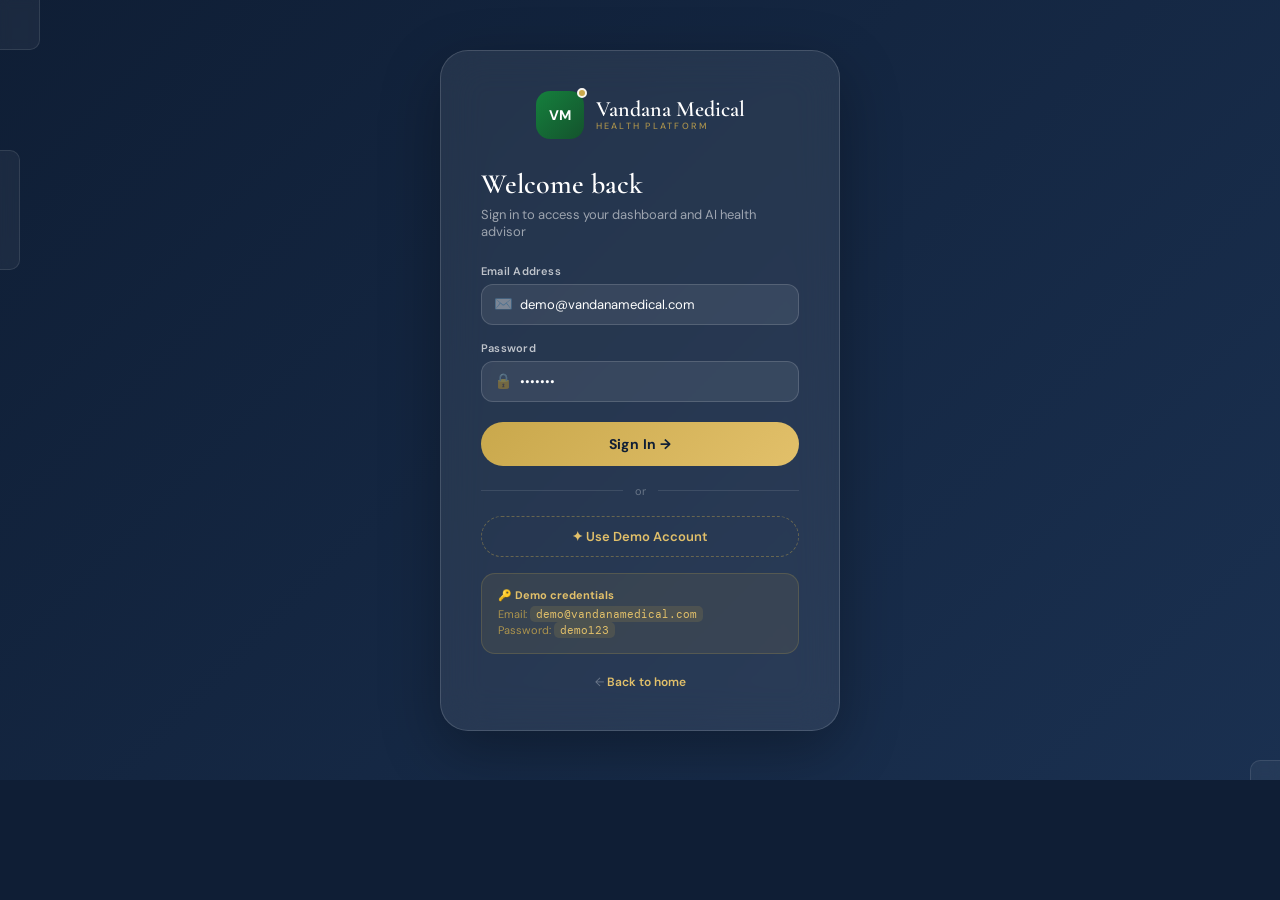
<file: login.html>
<!DOCTYPE html>
<html lang="en">
<head>
  <meta charset="UTF-8">
  <meta name="viewport" content="width=device-width, initial-scale=1.0">
  <title>Sign In — Vandana Medical</title>
  <link href="https://fonts.googleapis.com/css2?family=Cormorant+Garamond:ital,wght@0,300;0,400;0,600;1,400&family=DM+Sans:wght@300;400;500;600&family=DM+Mono:wght@400;500&display=swap" rel="stylesheet">
  <link rel="stylesheet" href="style.css">
</head>
<body style="background:var(--navy)">

<div class="auth-page">
  <!-- Floating glass squares -->
  <div class="glass-square" style="width:10rem;height:10rem;top:-5rem;left:-6rem;--i:0;animation-delay:calc(-1s * 0)"></div>
  <div class="glass-square" style="width:12rem;height:12rem;top:15rem;left:-10rem;--i:1;animation-delay:calc(-1s * 1)"></div>
  <div class="glass-square" style="width:8rem;height:8rem;right:-5rem;bottom:-6rem;--i:2;animation-delay:calc(-1s * 2)"></div>
  <div class="glass-square" style="width:5rem;height:5rem;left:10rem;bottom:-8rem;--i:3;animation-delay:calc(-1s * 3)"></div>
  <div class="glass-square" style="width:6rem;height:6rem;top:-8rem;left:14rem;--i:4;animation-delay:calc(-1s * 4)"></div>

  <div class="auth-card">
    <div class="auth-logo">
      <div class="logo-mark">VM</div>
      <div class="logo-text">
        <div class="brand" style="color:#fff">Vandana Medical</div>
        <div class="sub">Health Platform</div>
      </div>
    </div>

    <div class="auth-h">Welcome back</div>
    <div class="auth-p">Sign in to access your dashboard and AI health advisor</div>

    <div class="auth-error" id="auth-err">Invalid credentials. Please use the demo account below.</div>

    <div class="field-grp">
      <label class="field-lbl">Email Address</label>
      <div class="field-wrap">
        <span class="field-ico">✉️</span>
        <input class="field-inp" type="email" id="auth-email" placeholder="you@example.com" value="demo@vandanamedical.com">
      </div>
    </div>

    <div class="field-grp">
      <label class="field-lbl">Password</label>
      <div class="field-wrap">
        <span class="field-ico">🔒</span>
        <input class="field-inp" type="password" id="auth-pwd" placeholder="••••••••" value="demo123">
      </div>
    </div>

    <button class="auth-submit" onclick="doSignIn()">Sign In →</button>

    <div class="auth-divider">or</div>

    <button class="demo-login-btn" onclick="demoLogin()">✦ Use Demo Account</button>

    <div class="auth-info">
      <div class="auth-info-title">🔑 Demo credentials</div>
      <p>Email: <code>demo@vandanamedical.com</code></p>
      <p>Password: <code>demo123</code></p>
    </div>

    <div class="auth-back">← <a href="index.html">Back to home</a></div>
  </div>
</div>

<script>
  function doSignIn() {
    const email = document.getElementById('auth-email').value;
    const pwd   = document.getElementById('auth-pwd').value;
    const err   = document.getElementById('auth-err');
    if (email === 'demo@vandanamedical.com' && pwd === 'demo123') {
      err.classList.remove('show');
      const user = { name: 'Demo User', email, avatar: 'DU' };
      localStorage.setItem('vm_user', JSON.stringify(user));
      window.location.href = 'index.html';
    } else {
      err.classList.add('show');
    }
  }
  function demoLogin() {
    document.getElementById('auth-email').value = 'demo@vandanamedical.com';
    document.getElementById('auth-pwd').value   = 'demo123';
    doSignIn();
  }
  document.getElementById('auth-pwd').addEventListener('keydown', e => {
    if (e.key === 'Enter') doSignIn();
  });
</script>
</body>
</html>
</file>
<file: style.css>
/* ============================================================
   VANDANA MEDICAL — Main Stylesheet
   Owner: Anmol Agnihotri | Lakhimpur Kheri, UP
   Colors: Royal Navy, Deep Green, Warm Gold, Cream
   ============================================================ */

@import url('https://fonts.googleapis.com/css2?family=Cormorant+Garamond:ital,wght@0,300;0,400;0,600;1,400&family=DM+Sans:wght@300;400;500;600&family=DM+Mono:wght@400;500&display=swap');

/* ─── CSS Variables ─── */
:root {
  --navy:       #0f1e35;
  --navy-light: #1a3050;
  --green:      #14532d;
  --green-mid:  #15803d;
  --green-light:#22c55e;
  --gold:       #c9a84c;
  --gold-light: #e2c06a;
  --cream:      #faf7f0;
  --cream-dark: #f0ebe0;
  --white:      #ffffff;
  --border:     #ddd8cc;
  --text:       #1a1a2e;
  --text-2:     #4a5568;
  --text-3:     #9ca3af;

  /* 3D / shadow tokens */
  --s1: 0 2px 8px rgba(0,0,0,.06);
  --s2: 0 8px 32px rgba(0,0,0,.10);
  --s3: 0 20px 60px rgba(0,0,0,.15);
  --s-gold: 0 0 30px rgba(201,168,76,.25);
  --s-green: 0 0 30px rgba(34,197,94,.20);

  --r:   12px;
  --rl:  20px;
  --rxl: 32px;

  --font-display: 'Cormorant Garamond', serif;
  --font-body:    'DM Sans', sans-serif;
  --font-mono:    'DM Mono', monospace;
}

/* ─── Reset ─── */
*, *::before, *::after { box-sizing: border-box; margin: 0; padding: 0; }
html { scroll-behavior: smooth; font-size: 62.5%; -webkit-font-smoothing: antialiased; }
body { font-family: var(--font-body); background: var(--cream); color: var(--text); overflow-x: hidden; font-size: 1.6rem; }
img  { max-width: 100%; display: block; }
a    { text-decoration: none; color: inherit; }
button { cursor: pointer; font-family: var(--font-body); }
ul, ol { list-style: none; }
::-webkit-scrollbar { width: 5px; }
::-webkit-scrollbar-track { background: var(--cream); }
::-webkit-scrollbar-thumb { background: var(--gold); border-radius: 3px; }
::selection { background: rgba(201,168,76,.25); color: var(--navy); }

/* ─── Announcement Bar ─── */
.ann-bar {
  background: linear-gradient(90deg, var(--navy), var(--navy-light), var(--navy));
  color: #fff;
  font-size: 1.2rem;
  padding: 8px 0;
  overflow: hidden;
  letter-spacing: .05em;
}
.ann-track {
  display: flex;
  gap: 60px;
  width: max-content;
  animation: marquee 35s linear infinite;
  white-space: nowrap;
}
.ann-track:hover { animation-play-state: paused; }
@keyframes marquee { from { transform: translateX(0); } to { transform: translateX(-50%); } }

/* ─── Navbar ─── */
.navbar {
  position: sticky;
  top: 0;
  z-index: 1000;
  background: rgba(250,247,240,.95);
  backdrop-filter: blur(20px);
  -webkit-backdrop-filter: blur(20px);
  border-bottom: 1px solid var(--border);
  transition: box-shadow .3s;
}
.navbar.scrolled { box-shadow: var(--s2); }
.nav-inner {
  max-width: 1280px;
  margin: 0 auto;
  padding: 0 3.2rem;
  display: flex;
  align-items: center;
  justify-content: space-between;
  height: 6.4rem;
}
.nav-logo {
  display: flex;
  align-items: center;
  gap: 1.2rem;
  cursor: pointer;
}
.logo-mark {
  width: 4rem;
  height: 4rem;
  background: linear-gradient(135deg, var(--green-mid), var(--green));
  border-radius: 1.2rem;
  display: flex;
  align-items: center;
  justify-content: center;
  color: #fff;
  font-size: 1.2rem;
  font-weight: 700;
  position: relative;
  transition: transform .3s;
  flex-shrink: 0;
}
.logo-mark::after {
  content: '';
  position: absolute;
  top: -3px; right: -3px;
  width: 1rem; height: 1rem;
  background: var(--gold);
  border-radius: 50%;
  border: 2px solid var(--cream);
}
.logo-mark:hover { transform: rotate(-5deg) scale(1.08); }
.logo-text .brand { font-family: var(--font-display); font-size: 2rem; font-weight: 600; color: var(--text); line-height: 1; }
.logo-text .sub   { font-size: 1rem; letter-spacing: .2em; color: var(--green-mid); text-transform: uppercase; font-weight: 500; }
.nav-links { display: flex; gap: .4rem; }
.nav-link {
  padding: .7rem 1.4rem;
  border-radius: .8rem;
  font-size: 1.3rem;
  font-weight: 500;
  color: var(--text-2);
  transition: all .2s;
  position: relative;
}
.nav-link::after {
  content: '';
  position: absolute;
  bottom: .4rem; left: 1.4rem; right: 1.4rem;
  height: 1.5px;
  background: var(--green-mid);
  transform: scaleX(0);
  transform-origin: left;
  transition: transform .3s;
}
.nav-link:hover, .nav-link.active { color: var(--green-mid); background: rgba(20,83,45,.06); }
.nav-link:hover::after, .nav-link.active::after { transform: scaleX(1); }
.nav-actions { display: flex; align-items: center; gap: .8rem; }
.nav-icon {
  width: 3.6rem; height: 3.6rem;
  border-radius: 50%;
  display: flex; align-items: center; justify-content: center;
  font-size: 1.8rem; color: var(--text-2);
  transition: all .2s; background: none; border: none; position: relative;
}
.nav-icon:hover { background: rgba(20,83,45,.06); color: var(--green-mid); }
.nav-badge {
  position: absolute; top: -1px; right: -1px;
  width: 1.6rem; height: 1.6rem;
  background: var(--green-mid); color: #fff;
  font-size: .9rem; font-weight: 700; border-radius: 50%;
  display: flex; align-items: center; justify-content: center;
  border: 2px solid var(--cream);
  animation: badge-pulse 2s infinite;
}
@keyframes badge-pulse {
  0%,100% { box-shadow: 0 0 0 0 rgba(34,197,94,.5); }
  50%      { box-shadow: 0 0 0 6px rgba(34,197,94,0); }
}
.btn-primary {
  background: linear-gradient(135deg, var(--green-mid), var(--green));
  color: #fff; padding: 1rem 2.2rem;
  border-radius: 5rem; font-size: 1.3rem; font-weight: 500;
  border: none; transition: all .3s; position: relative; overflow: hidden;
}
.btn-primary::before {
  content: ''; position: absolute; inset: 0;
  background: linear-gradient(135deg, var(--green-light), var(--green-mid));
  opacity: 0; transition: opacity .3s;
}
.btn-primary:hover::before { opacity: 1; }
.btn-primary span { position: relative; z-index: 1; }
.btn-outline {
  background: transparent; color: var(--green-mid);
  padding: .9rem 2.1rem; border-radius: 5rem;
  font-size: 1.3rem; font-weight: 500;
  border: 1.5px solid var(--green-mid); transition: all .3s;
}
.btn-outline:hover { background: var(--green-mid); color: #fff; }
.btn-gold {
  background: linear-gradient(135deg, var(--gold), var(--gold-light));
  color: var(--navy); padding: 1.2rem 2.8rem;
  border-radius: 5rem; font-size: 1.4rem; font-weight: 600;
  border: none; transition: all .3s;
  box-shadow: var(--s-gold);
}
.btn-gold:hover { transform: translateY(-2px); box-shadow: 0 8px 30px rgba(201,168,76,.4); }
.hamburger { display: none; flex-direction: column; gap: 5px; padding: 6px; background: none; border: none; }
.hamburger span { width: 22px; height: 2px; background: var(--text-2); border-radius: 2px; display: block; transition: all .3s; }

/* Mobile Menu */
.mobile-menu {
  display: none; position: fixed; inset: 0; z-index: 999;
  background: rgba(250,247,240,.98); backdrop-filter: blur(20px);
  flex-direction: column; align-items: center; justify-content: center; gap: .8rem;
}
.mobile-menu.open { display: flex; }
.mobile-menu a {
  font-family: var(--font-display); font-size: 3.2rem; font-weight: 500;
  color: var(--text-2); padding: 1.2rem 4.8rem; border-radius: 1.2rem; transition: all .2s;
}
.mobile-menu a:hover { color: var(--green-mid); background: rgba(20,83,45,.06); }
.mobile-close {
  position: absolute; top: 2rem; right: 2.4rem;
  width: 4rem; height: 4rem; border-radius: 50%;
  background: var(--border); display: flex; align-items: center;
  justify-content: center; font-size: 2rem; color: var(--text-2); border: none;
}

/* ─── 3D Hero Section ─── */
.hero {
  min-height: 90vh;
  display: flex; align-items: center;
  position: relative; overflow: hidden;
  background: linear-gradient(135deg, var(--navy) 0%, var(--navy-light) 50%, #162a48 100%);
  perspective: 1000px;
}
.hero-bg-grid {
  position: absolute; inset: 0;
  background-image:
    linear-gradient(rgba(201,168,76,.06) 1px, transparent 1px),
    linear-gradient(90deg, rgba(201,168,76,.06) 1px, transparent 1px);
  background-size: 60px 60px;
  transform: perspective(600px) rotateX(20deg) scale(1.3);
  transform-origin: top center;
  pointer-events: none;
}
.hero-blob {
  position: absolute; border-radius: 50%; filter: blur(80px); pointer-events: none;
}
.hero-blob-1 { width: 50rem; height: 50rem; background: rgba(34,197,94,.12); top: -10rem; right: -10rem; animation: blob-float 8s ease-in-out infinite; }
.hero-blob-2 { width: 40rem; height: 40rem; background: rgba(201,168,76,.08); bottom: -10rem; left: -10rem; animation: blob-float 10s ease-in-out infinite reverse; }
@keyframes blob-float { 0%,100% { transform: translateY(0) scale(1); } 50% { transform: translateY(-30px) scale(1.05); } }
.hero-inner {
  max-width: 1280px; margin: 0 auto; padding: 8rem 3.2rem;
  display: grid; grid-template-columns: 1fr 1fr; gap: 6rem; align-items: center;
  position: relative; z-index: 1;
}
.hero-badge {
  display: inline-flex; align-items: center; gap: .8rem;
  background: rgba(201,168,76,.15); border: 1px solid rgba(201,168,76,.3);
  border-radius: 5rem; padding: .6rem 1.4rem;
  font-size: 1.1rem; font-weight: 500; color: var(--gold-light);
  margin-bottom: 2.4rem; letter-spacing: .06em;
}
.hero-badge-dot { width: .6rem; height: .6rem; background: var(--gold-light); border-radius: 50%; animation: badge-pulse 2s infinite; }
.hero h1 {
  font-family: var(--font-display);
  font-size: clamp(4rem, 6vw, 7.2rem);
  font-weight: 600; color: #fff; line-height: 1.05; margin-bottom: 2rem;
}
.hero h1 .accent    { color: var(--gold-light); display: block; }
.hero h1 em         { font-style: italic; font-weight: 300; color: rgba(255,255,255,.6); }
.hero-desc { font-size: 1.6rem; color: rgba(255,255,255,.7); line-height: 1.8; max-width: 44rem; margin-bottom: 3.6rem; }
.hero-btns { display: flex; gap: 1.4rem; flex-wrap: wrap; margin-bottom: 4.4rem; }
.hero-trust { display: flex; gap: 2.4rem; flex-wrap: wrap; }
.trust-item { display: flex; align-items: center; gap: .8rem; font-size: 1.2rem; color: rgba(255,255,255,.6); }
.trust-icon { width: 3rem; height: 3rem; background: rgba(255,255,255,.08); border-radius: .8rem; display: flex; align-items: center; justify-content: center; font-size: 1.5rem; }

/* 3D Product Card in Hero */
.hero-visual { display: flex; justify-content: center; align-items: center; }
.hero-3d-scene {
  position: relative; width: 34rem;
  transform-style: preserve-3d;
  animation: scene-rotate 12s ease-in-out infinite;
}
@keyframes scene-rotate {
  0%,100% { transform: rotateY(-5deg) rotateX(3deg); }
  50%      { transform: rotateY(5deg)  rotateX(-2deg); }
}
.hero-card-3d {
  width: 28rem; height: 34rem;
  border-radius: 2.4rem; overflow: hidden;
  position: relative;
  box-shadow: 0 30px 80px rgba(0,0,0,.5), 0 0 0 1px rgba(255,255,255,.1);
  transform: perspective(800px) rotateY(-8deg);
  transition: transform .6s ease;
  margin: 0 auto;
}
.hero-card-3d:hover { transform: perspective(800px) rotateY(0deg) scale(1.02); }
.hero-card-3d img { width: 100%; height: 100%; object-fit: cover; }
.hero-card-overlay {
  position: absolute; bottom: 0; left: 0; right: 0;
  padding: 2rem;
  background: linear-gradient(to top, rgba(0,0,0,.8), transparent);
}
.hero-card-name { color: #fff; font-family: var(--font-display); font-size: 2rem; font-weight: 600; }
.hero-card-tag  { color: rgba(255,255,255,.7); font-size: 1.2rem; margin-top: .3rem; }
/* Floating stat cards */
.float-card {
  position: absolute;
  background: rgba(255,255,255,.1); backdrop-filter: blur(20px);
  border: 1px solid rgba(255,255,255,.15);
  border-radius: 1.4rem; padding: 1rem 1.4rem;
  box-shadow: 0 8px 32px rgba(0,0,0,.2);
}
.float-card.top-right { top: -2rem; right: -3rem; animation: float-anim 6s ease-in-out infinite; }
.float-card.bot-left  { bottom: -1rem; left: -4rem; animation: float-anim 8s ease-in-out infinite reverse; }
@keyframes float-anim { 0%,100% { transform: translateY(0); } 50% { transform: translateY(-12px); } }
.float-label { font-size: 1rem; color: rgba(255,255,255,.6); margin-bottom: .2rem; }
.float-val   { font-family: var(--font-display); font-size: 2.2rem; font-weight: 600; color: #fff; }
.float-ai    { display: flex; align-items: center; gap: .8rem; }
.float-ai-icon { width: 3rem; height: 3rem; background: rgba(201,168,76,.2); border-radius: .8rem; display: flex; align-items: center; justify-content: center; font-size: 1.5rem; }
.float-ai-sub  { font-size: 1rem; color: rgba(255,255,255,.6); }
.float-ai-main { font-size: 1.2rem; font-weight: 600; color: var(--gold-light); }

/* ─── AI Chatbot — FRONT & CENTER ─── */
.chatbot-section {
  padding: 8rem 3.2rem;
  background: linear-gradient(135deg, var(--navy) 0%, var(--navy-light) 100%);
  position: relative; overflow: hidden;
}
.chatbot-section::before {
  content: '';
  position: absolute; inset: 0;
  background: radial-gradient(ellipse at 50% 0%, rgba(201,168,76,.1), transparent 70%);
}
.chatbot-inner { max-width: 900px; margin: 0 auto; position: relative; z-index: 1; }
.chatbot-header { text-align: center; margin-bottom: 4rem; }
.chatbot-header .section-eye { color: var(--gold-light); }
.chatbot-header h2 { font-family: var(--font-display); font-size: 4rem; font-weight: 600; color: #fff; margin: .8rem 0; }
.chatbot-header p  { font-size: 1.5rem; color: rgba(255,255,255,.6); }
.chatbot-window {
  background: rgba(255,255,255,.05);
  backdrop-filter: blur(20px);
  border: 1px solid rgba(255,255,255,.1);
  border-radius: 2.4rem;
  overflow: hidden;
  box-shadow: 0 20px 60px rgba(0,0,0,.3);
}
.chatbot-topbar {
  background: linear-gradient(135deg, var(--green), var(--green-mid));
  padding: 1.6rem 2rem;
  display: flex; align-items: center; gap: 1.2rem;
}
.chatbot-ava { width: 4rem; height: 4rem; border-radius: 1.2rem; background: rgba(255,255,255,.15); display: flex; align-items: center; justify-content: center; font-size: 2rem; }
.chatbot-name   { color: #fff; font-size: 1.4rem; font-weight: 600; }
.chatbot-status { color: rgba(255,255,255,.75); font-size: 1.1rem; display: flex; align-items: center; gap: .5rem; }
.chatbot-dot    { width: .6rem; height: .6rem; background: #4ade80; border-radius: 50%; animation: badge-pulse 1.5s infinite; }
.chatbot-msgs {
  min-height: 32rem; max-height: 40rem;
  overflow-y: auto; padding: 2rem;
  background: rgba(0,0,0,.2);
  display: flex; flex-direction: column; gap: 1.2rem;
}
.chat-msg { display: flex; gap: 1rem; align-items: flex-end; }
.chat-msg.user { flex-direction: row-reverse; }
.chat-msg-ava { width: 3rem; height: 3rem; border-radius: 50%; display: flex; align-items: center; justify-content: center; font-size: 1.3rem; flex-shrink: 0; }
.chat-msg-ava.bot  { background: var(--green-mid); }
.chat-msg-ava.user { background: var(--gold); }
.chat-bubble {
  max-width: 75%; padding: 1.1rem 1.5rem;
  font-size: 1.3rem; line-height: 1.6; border-radius: 1.6rem;
}
.chat-bubble.bot  { background: rgba(255,255,255,.1); color: rgba(255,255,255,.9); border-radius: 1.6rem 1.6rem 1.6rem .4rem; border: 1px solid rgba(255,255,255,.1); }
.chat-bubble.user { background: linear-gradient(135deg, var(--green-mid), var(--green)); color: #fff; border-radius: 1.6rem 1.6rem .4rem 1.6rem; }
.chat-typing { display: flex; gap: .5rem; padding: 1.2rem 1.6rem; }
.chat-typing span { width: .7rem; height: .7rem; border-radius: 50%; background: rgba(255,255,255,.5); animation: typing 1.4s ease-in-out infinite; }
.chat-typing span:nth-child(2) { animation-delay: .2s; }
.chat-typing span:nth-child(3) { animation-delay: .4s; }
@keyframes typing { 0%,60%,100% { transform: translateY(0); opacity: .4; } 30% { transform: translateY(-6px); opacity: 1; } }
.chatbot-suggestions { padding: 1.2rem 2rem; display: flex; gap: .8rem; overflow-x: auto; background: rgba(0,0,0,.15); }
.sug-btn {
  flex-shrink: 0; font-size: 1.1rem;
  background: rgba(255,255,255,.08); color: rgba(255,255,255,.8);
  border: 1px solid rgba(255,255,255,.12); border-radius: 5rem;
  padding: .5rem 1.2rem; cursor: pointer; transition: all .2s; font-family: var(--font-body);
  white-space: nowrap;
}
.sug-btn:hover { background: var(--green-mid); color: #fff; border-color: var(--green-mid); }
.chatbot-input-row { padding: 1.4rem 2rem; border-top: 1px solid rgba(255,255,255,.08); display: flex; gap: 1rem; background: rgba(0,0,0,.15); }
.chatbot-input {
  flex: 1; padding: 1rem 1.6rem;
  background: rgba(255,255,255,.08); border: 1.5px solid rgba(255,255,255,.12);
  border-radius: 1.2rem; font-size: 1.3rem; color: #fff;
  font-family: var(--font-body); outline: none; transition: border-color .2s;
}
.chatbot-input:focus { border-color: var(--green-mid); }
.chatbot-input::placeholder { color: rgba(255,255,255,.3); }
.chatbot-send {
  width: 4rem; height: 4rem; background: var(--green-mid);
  border: none; border-radius: 1rem; color: #fff;
  font-size: 1.6rem; display: flex; align-items: center; justify-content: center;
  transition: all .2s;
}
.chatbot-send:hover { background: var(--green); transform: scale(1.05); }
.chatbot-disclaimer { text-align: center; font-size: 1.1rem; color: rgba(255,255,255,.35); padding: 1rem 0; background: rgba(0,0,0,.15); }

/* ─── Section Common ─── */
.section { padding: 8rem 3.2rem; }
.section-inner { max-width: 1280px; margin: 0 auto; }
.section-eye { font-size: 1.1rem; font-weight: 600; color: var(--green-mid); text-transform: uppercase; letter-spacing: .2em; margin-bottom: .6rem; }
.section-title { font-family: var(--font-display); font-size: clamp(2.8rem, 4vw, 4.4rem); font-weight: 600; color: var(--text); line-height: 1.1; }
.section-title em { font-style: italic; color: var(--green-mid); }
.section-title .gold { color: var(--gold); }
.section-head { display: flex; align-items: flex-end; justify-content: space-between; margin-bottom: 3.6rem; gap: 2rem; flex-wrap: wrap; }
.view-all { font-size: 1.3rem; font-weight: 500; color: var(--green-mid); display: flex; align-items: center; gap: .4rem; transition: gap .2s; cursor: pointer; }
.view-all:hover { gap: .8rem; }

/* ─── Feature Cards ─── */
.features-bar { background: #fff; border-top: 1px solid var(--border); border-bottom: 1px solid var(--border); padding: 2.4rem 0; }
.features-grid { max-width: 1280px; margin: 0 auto; padding: 0 3.2rem; display: grid; grid-template-columns: repeat(4,1fr); gap: 2.4rem; }
.feat-item { display: flex; align-items: center; gap: 1.4rem; }
.feat-icon  { width: 4.4rem; height: 4.4rem; border-radius: 1.2rem; display: flex; align-items: center; justify-content: center; font-size: 2.2rem; flex-shrink: 0; transition: transform .3s; }
.feat-item:hover .feat-icon { transform: scale(1.1) rotate(-5deg); }
.feat-title { font-size: 1.3rem; font-weight: 600; color: var(--text); }
.feat-sub   { font-size: 1.1rem; color: var(--text-3); margin-top: .2rem; }

/* ─── Category Grid ─── */
.cat-grid { display: grid; grid-template-columns: repeat(6,1fr); gap: 1.2rem; margin-top: 2.8rem; }
.cat-card {
  display: flex; flex-direction: column; align-items: center; gap: .8rem;
  padding: 1.8rem 1rem; border-radius: 1.8rem;
  border: 1.5px solid; cursor: pointer;
  transition: all .3s cubic-bezier(.34,1.56,.64,1); text-align: center;
}
.cat-card:hover { transform: translateY(-6px); box-shadow: var(--s2); }
.cat-emoji { font-size: 2.8rem; }
.cat-label { font-size: 1.1rem; font-weight: 600; }

/* ─── Product Cards ─── */
.products-grid { display: grid; grid-template-columns: repeat(4,1fr); gap: 2rem; }
.prod-card {
  background: #fff; border-radius: 2rem; overflow: hidden;
  border: 1px solid var(--border);
  box-shadow: var(--s1);
  transition: all .35s cubic-bezier(.34,1.56,.64,1); cursor: pointer;
  transform-style: preserve-3d;
}
.prod-card:hover { transform: translateY(-8px) rotateX(2deg); box-shadow: var(--s3); border-color: rgba(201,168,76,.3); }
.prod-img { position: relative; height: 20rem; overflow: hidden; background: linear-gradient(135deg, #f8f5ee, #f0ebe0); }
.prod-img img { width: 100%; height: 100%; object-fit: cover; transition: transform .6s cubic-bezier(.34,1.56,.64,1); }
.prod-card:hover .prod-img img { transform: scale(1.08); }
.prod-badge { position: absolute; top: 1rem; left: 1rem; font-size: .9rem; font-weight: 700; padding: .4rem .9rem; border-radius: 5rem; z-index: 2; letter-spacing: .05em; }
.badge-navy  { background: var(--navy);       color: #fff; }
.badge-green { background: var(--green-mid);  color: #fff; }
.badge-red   { background: #ef4444;           color: #fff; }
.badge-gold  { background: var(--gold);       color: var(--navy); }
.badge-blue  { background: #3b82f6;           color: #fff; }
.prod-wish {
  position: absolute; top: 1rem; right: 1rem;
  width: 3rem; height: 3rem; background: #fff;
  border-radius: 50%; display: flex; align-items: center; justify-content: center;
  font-size: 1.4rem; box-shadow: var(--s1); z-index: 2; border: none; transition: all .3s;
}
.prod-wish:hover { background: #fef2f2; color: #ef4444; transform: scale(1.1); }
.prod-wish.wished { background: #fef2f2; color: #ef4444; }
.prod-countdown {
  position: absolute; bottom: 1rem; left: 1rem;
  background: rgba(15,30,53,.88); color: #fff;
  font-size: .9rem; font-family: var(--font-mono);
  padding: .4rem .9rem; border-radius: 5rem;
  display: flex; align-items: center; gap: .5rem; z-index: 2;
}
.cd-dot { width: .5rem; height: .5rem; background: #4ade80; border-radius: 50%; animation: badge-pulse 1.5s infinite; }
.prod-body { padding: 1.6rem 1.6rem 1.8rem; }
.prod-cat   { font-size: .9rem; font-weight: 600; color: var(--green-mid); text-transform: uppercase; letter-spacing: .15em; margin-bottom: .5rem; }
.prod-name  { font-size: 1.3rem; font-weight: 600; color: var(--text); line-height: 1.45; margin-bottom: .8rem; min-height: 3.6rem; }
.prod-stars { display: flex; align-items: center; gap: .4rem; margin-bottom: .8rem; }
.stars      { color: #f59e0b; font-size: 1.1rem; letter-spacing: -1px; }
.reviews    { font-size: 1rem; color: var(--text-3); }
.prod-stock { margin-bottom: 1rem; }
.stock-info { display: flex; justify-content: space-between; font-size: 1rem; color: var(--text-3); margin-bottom: .4rem; }
.stock-low  { color: #ef4444; font-weight: 600; }
.stock-bar  { height: .4rem; background: var(--cream-dark); border-radius: .2rem; overflow: hidden; }
.stock-fill { height: 100%; border-radius: .2rem; }
.stock-fill.green { background: linear-gradient(90deg, var(--green-light), var(--green-mid)); }
.stock-fill.red   { background: linear-gradient(90deg, #f97316, #ef4444); }
.prod-foot  { display: flex; align-items: center; justify-content: space-between; }
.prod-price { font-size: 1.9rem; font-weight: 700; color: var(--text); }
.prod-orig  { font-size: 1.1rem; color: var(--text-3); text-decoration: line-through; margin-left: .5rem; }
.add-btn {
  display: flex; align-items: center; gap: .6rem;
  background: rgba(20,83,45,.08); color: var(--green-mid);
  border: none; padding: .7rem 1.2rem; border-radius: 1rem;
  font-size: 1.1rem; font-weight: 600; transition: all .25s;
}
.add-btn:hover { background: var(--green-mid); color: #fff; transform: scale(1.05); }
.add-btn.added { background: var(--green-mid); color: #fff; }

/* ─── Stats Section ─── */
.stats-section { background: linear-gradient(135deg, var(--navy), var(--navy-light)); }
.stats-grid { display: grid; grid-template-columns: repeat(4,1fr); gap: 2rem; }
.stat-card {
  background: rgba(255,255,255,.06); backdrop-filter: blur(10px);
  border: 1px solid rgba(255,255,255,.1); border-radius: 2rem;
  padding: 3rem; text-align: center;
  transition: all .3s;
}
.stat-card:hover { background: rgba(255,255,255,.1); border-color: rgba(201,168,76,.3); transform: translateY(-4px); }
.stat-ico { width: 5rem; height: 5rem; border-radius: 1.4rem; display: flex; align-items: center; justify-content: center; font-size: 2.4rem; margin: 0 auto 1.4rem; }
.stat-val { font-family: var(--font-display); font-size: 3.6rem; font-weight: 600; color: #fff; }
.stat-lbl { font-size: 1.2rem; color: rgba(255,255,255,.5); margin-top: .4rem; }

/* ─── Banner CTA ─── */
.banner-cta {
  border-radius: 2.8rem;
  background: linear-gradient(135deg, var(--green), var(--green-mid), #0f6e56);
  padding: 5.6rem; position: relative; overflow: hidden;
}
.banner-blob { position: absolute; border-radius: 50%; pointer-events: none; }
.banner-blob-1 { top: -6rem; right: -6rem; width: 20rem; height: 20rem; background: rgba(255,255,255,.05); }
.banner-blob-2 { bottom: -4rem; left: -4rem; width: 16rem; height: 16rem; background: rgba(255,255,255,.04); }
.banner-grid { position: relative; z-index: 1; display: grid; grid-template-columns: 1fr auto; gap: 3.2rem; align-items: center; }
.banner-tag { display: inline-flex; align-items: center; gap: .6rem; background: rgba(255,255,255,.12); border-radius: 5rem; padding: .5rem 1.2rem; font-size: 1.1rem; color: rgba(255,255,255,.9); margin-bottom: 1.4rem; }
.banner-cta h2 { font-family: var(--font-display); font-size: 3.8rem; font-weight: 600; color: #fff; line-height: 1.15; margin-bottom: 1rem; }
.banner-cta h2 em { font-weight: 300; color: rgba(255,255,255,.7); font-style: italic; }
.banner-cta p { font-size: 1.4rem; color: rgba(255,255,255,.75); margin-bottom: 2rem; max-width: 38rem; line-height: 1.7; }
.banner-code { background: rgba(255,255,255,.15); padding: .2rem 1rem; border-radius: .6rem; font-family: var(--font-mono); font-size: 1.2rem; color: #fff; }
.banner-btn { background: var(--gold); color: var(--navy); border: none; padding: 1.3rem 2.6rem; border-radius: 5rem; font-size: 1.3rem; font-weight: 700; transition: all .3s; white-space: nowrap; }
.banner-btn:hover { background: var(--gold-light); transform: scale(1.03); }
.banner-imgs { display: grid; grid-template-columns: 1fr 1fr; gap: 1rem; width: 20rem; }
.banner-img-item { height: 9rem; border-radius: 1.4rem; overflow: hidden; }
.banner-img-item img { width: 100%; height: 100%; object-fit: cover; opacity: .85; }

/* ─── Testimonials ─── */
.testi-grid { display: grid; grid-template-columns: repeat(4,1fr); gap: 1.8rem; }
.testi-card {
  padding: 2.4rem; border-radius: 2rem;
  background: #fff; border: 1px solid var(--border);
  transition: all .3s;
}
.testi-card:hover { border-color: rgba(201,168,76,.3); box-shadow: var(--s-gold); transform: translateY(-4px); }
.testi-stars  { color: #f59e0b; font-size: 1.4rem; margin-bottom: 1.2rem; }
.testi-text   { font-size: 1.3rem; color: var(--text-2); line-height: 1.75; margin-bottom: 1.6rem; font-style: italic; }
.testi-author { display: flex; align-items: center; gap: 1rem; }
.testi-ava    { width: 3.6rem; height: 3.6rem; border-radius: 50%; background: linear-gradient(135deg, var(--green-light), var(--green)); display: flex; align-items: center; justify-content: center; color: #fff; font-size: 1.1rem; font-weight: 700; flex-shrink: 0; }
.testi-name   { font-size: 1.2rem; font-weight: 600; color: var(--text); }
.testi-role   { font-size: 1rem; color: var(--text-3); margin-top: .2rem; }
.testi-verify { margin-top: 1rem; font-size: 1rem; color: var(--green-mid); font-weight: 500; background: rgba(20,83,45,.06); padding: .4rem 1rem; border-radius: 5rem; display: inline-block; }

/* ─── Brands Marquee ─── */
.brands-bar { background: var(--cream); border-top: 1px solid var(--border); border-bottom: 1px solid var(--border); padding: 2.4rem 0; overflow: hidden; }
.brands-label { text-align: center; font-size: 1rem; color: var(--text-3); text-transform: uppercase; letter-spacing: .2em; font-weight: 500; margin-bottom: 1.6rem; }
.brands-track { display: flex; gap: 6rem; width: max-content; animation: marquee 25s linear infinite; }
.brands-track:hover { animation-play-state: paused; }
.brand-item { font-family: var(--font-display); font-size: 2.2rem; font-weight: 500; color: #ccc5b6; white-space: nowrap; transition: color .3s; cursor: default; }
.brand-item:hover { color: var(--gold); }

/* ─── Cart Drawer ─── */
.cart-overlay { position: fixed; inset: 0; background: rgba(0,0,0,.45); backdrop-filter: blur(4px); z-index: 500; opacity: 0; pointer-events: none; transition: opacity .3s; }
.cart-overlay.open { opacity: 1; pointer-events: all; }
.cart-drawer {
  position: fixed; right: 0; top: 0; height: 100%;
  width: 44rem; max-width: 100%; background: var(--cream);
  z-index: 501; transform: translateX(100%);
  transition: transform .4s cubic-bezier(.34,1.56,.64,1);
  display: flex; flex-direction: column;
  box-shadow: -10px 0 60px rgba(0,0,0,.2);
}
.cart-drawer.open { transform: translateX(0); }
.cart-head { display: flex; align-items: center; justify-content: space-between; padding: 2rem 2.4rem; border-bottom: 1px solid var(--border); }
.cart-head h2 { font-family: var(--font-display); font-size: 2.4rem; font-weight: 600; display: flex; align-items: center; gap: 1rem; }
.cart-cnt { background: rgba(20,83,45,.1); color: var(--green-mid); font-size: 1.1rem; font-weight: 700; padding: .2rem .8rem; border-radius: 5rem; }
.cart-close { width: 3.4rem; height: 3.4rem; border-radius: 50%; background: var(--border); display: flex; align-items: center; justify-content: center; font-size: 1.6rem; border: none; color: var(--text-2); transition: all .2s; }
.cart-close:hover { background: var(--text-2); color: #fff; }
.cart-body { flex: 1; overflow-y: auto; padding: 1.6rem 2.4rem; }
.cart-empty { display: flex; flex-direction: column; align-items: center; justify-content: center; height: 100%; gap: 1.6rem; text-align: center; min-height: 30rem; }
.cart-empty-ico { width: 8rem; height: 8rem; background: rgba(20,83,45,.08); border-radius: 50%; display: flex; align-items: center; justify-content: center; font-size: 3.6rem; }
.cart-empty h3 { font-family: var(--font-display); font-size: 2rem; color: var(--text-2); }
.cart-item { display: flex; gap: 1.4rem; padding: 1.4rem 0; border-bottom: 1px solid rgba(221,216,204,.5); }
.cart-item-img { width: 6.4rem; height: 6.4rem; border-radius: 1.2rem; overflow: hidden; background: var(--cream-dark); flex-shrink: 0; }
.cart-item-img img { width: 100%; height: 100%; object-fit: cover; }
.cart-item-name  { font-size: 1.3rem; font-weight: 600; color: var(--text); margin-bottom: .4rem; overflow: hidden; text-overflow: ellipsis; white-space: nowrap; }
.cart-item-price { font-size: 1.3rem; font-weight: 700; color: var(--green-mid); }
.cart-qty { display: flex; align-items: center; border: 1px solid var(--border); border-radius: .8rem; overflow: hidden; margin-top: .8rem; width: fit-content; }
.qty-btn { width: 2.8rem; height: 2.8rem; border: none; background: none; font-size: 1.4rem; color: var(--text-2); display: flex; align-items: center; justify-content: center; transition: all .2s; }
.qty-btn:hover { background: rgba(20,83,45,.06); color: var(--green-mid); }
.qty-num { width: 3.2rem; text-align: center; font-size: 1.3rem; font-weight: 600; border: none; background: none; color: var(--text); }
.cart-item-total { font-size: 1.3rem; font-weight: 700; color: var(--text); white-space: nowrap; margin-left: auto; align-self: flex-start; padding-top: .4rem; }
.cart-remove { font-size: 1.1rem; color: var(--text-3); margin-top: .6rem; cursor: pointer; transition: color .2s; display: inline-block; }
.cart-remove:hover { color: #ef4444; }
.cart-foot { border-top: 1px solid var(--border); padding: 2rem 2.4rem; }
.cart-coupon { display: flex; gap: .8rem; margin-bottom: 1.6rem; }
.coupon-input { flex: 1; padding: .9rem 1.2rem; border: 1.5px dashed rgba(201,168,76,.4); border-radius: 1rem; font-size: 1.2rem; font-family: var(--font-body); outline: none; color: var(--text); transition: border-color .2s; background: #fff; }
.coupon-input:focus { border-color: var(--gold); }
.coupon-btn { padding: .9rem 1.6rem; border: 1.5px solid var(--gold); background: transparent; color: var(--gold); border-radius: 1rem; font-size: 1.2rem; font-weight: 600; transition: all .2s; }
.coupon-btn:hover { background: var(--gold); color: var(--navy); }
.cart-total-row { display: flex; justify-content: space-between; font-size: 1.3rem; color: var(--text-2); padding: .4rem 0; }
.cart-total-free { color: var(--green-mid); }
.cart-total-grand { font-weight: 700; color: var(--text); font-size: 1.6rem; padding-top: .8rem; border-top: 1px solid var(--border); margin-top: .4rem; }
.checkout-btn { width: 100%; padding: 1.5rem; background: linear-gradient(135deg, var(--green-mid), var(--green)); color: #fff; border: none; border-radius: 1.4rem; font-size: 1.4rem; font-weight: 700; letter-spacing: .03em; transition: all .3s; position: relative; overflow: hidden; margin-top: 1.2rem; }
.checkout-btn::before { content: ''; position: absolute; inset: 0; background: linear-gradient(135deg, var(--green-light), var(--green-mid)); opacity: 0; transition: opacity .3s; }
.checkout-btn:hover::before { opacity: 1; }
.checkout-btn span { position: relative; z-index: 1; }
.cart-clear-btn { width: 100%; text-align: center; font-size: 1.1rem; color: var(--text-3); margin-top: 1rem; background: none; border: none; transition: color .2s; }
.cart-clear-btn:hover { color: #ef4444; }

/* ─── Footer ─── */
footer {
  background: linear-gradient(180deg, var(--navy), #07121e);
  color: #fff; padding: 7.2rem 3.2rem 3.2rem;
  position: relative; overflow: hidden;
}
.footer-blob { position: absolute; border-radius: 50%; pointer-events: none; filter: blur(80px); }
.footer-blob-1 { top: 0; left: 0; width: 40rem; height: 40rem; background: rgba(34,197,94,.04); transform: translate(-50%,-50%); }
.footer-blob-2 { bottom: 0; right: 0; width: 30rem; height: 30rem; background: rgba(201,168,76,.03); transform: translate(50%,50%); }
.footer-inner { max-width: 1280px; margin: 0 auto; position: relative; z-index: 1; }
.footer-grid { display: grid; grid-template-columns: 1.5fr 1fr 1fr 1.2fr; gap: 4.8rem; margin-bottom: 4.8rem; }
.footer-col h4 { font-size: 1rem; font-weight: 600; text-transform: uppercase; letter-spacing: .2em; color: rgba(201,168,76,.7); margin-bottom: 1.8rem; }
.footer-col ul { display: flex; flex-direction: column; gap: 1rem; }
.footer-col ul li a { font-size: 1.3rem; color: rgba(255,255,255,.45); transition: color .2s; cursor: pointer; display: flex; align-items: center; gap: .6rem; }
.footer-col ul li a:hover { color: rgba(255,255,255,.9); }
.footer-contact-item { display: flex; align-items: flex-start; gap: 1rem; margin-bottom: 1.2rem; }
.footer-contact-ico { font-size: 1.4rem; margin-top: .1rem; flex-shrink: 0; opacity: .6; }
.footer-contact-text { font-size: 1.2rem; color: rgba(255,255,255,.45); line-height: 1.6; }
.footer-nl-label { font-size: 1rem; color: rgba(201,168,76,.7); font-weight: 600; text-transform: uppercase; letter-spacing: .15em; margin-bottom: 1rem; }
.footer-nl-form { display: flex; gap: .8rem; }
.footer-nl-input { flex: 1; background: rgba(255,255,255,.07); border: 1px solid rgba(255,255,255,.1); border-radius: 1rem; padding: .9rem 1.2rem; font-size: 1.2rem; color: #fff; font-family: var(--font-body); outline: none; transition: border-color .2s; }
.footer-nl-input:focus { border-color: var(--gold); }
.footer-nl-input::placeholder { color: rgba(255,255,255,.25); }
.footer-nl-btn { background: var(--gold); border: none; color: var(--navy); padding: .9rem 1.6rem; border-radius: 1rem; font-size: 1.2rem; font-weight: 600; transition: background .2s; white-space: nowrap; }
.footer-nl-btn:hover { background: var(--gold-light); }
.footer-bottom { border-top: 1px solid rgba(255,255,255,.07); padding-top: 2.8rem; display: flex; align-items: center; justify-content: space-between; flex-wrap: wrap; gap: 1.6rem; }
.footer-copy { font-size: 1.2rem; color: rgba(255,255,255,.3); }
.footer-links { display: flex; gap: 2rem; }
.footer-links a { font-size: 1.2rem; color: rgba(255,255,255,.3); transition: color .2s; cursor: pointer; }
.footer-links a:hover { color: rgba(255,255,255,.7); }

/* ─── Shop Page ─── */
.shop-hero { background: linear-gradient(135deg, var(--navy), var(--navy-light)); padding: 5.6rem 3.2rem 2.4rem; }
.shop-controls { max-width: 1280px; margin: 0 auto; }
.shop-search-row { display: flex; gap: 1.2rem; margin: 2.4rem 0; }
.search-wrap { flex: 1; position: relative; }
.search-wrap input { width: 100%; padding: 1.2rem 1.6rem 1.2rem 4rem; border: 1.5px solid rgba(255,255,255,.15); border-radius: 1.2rem; font-size: 1.4rem; font-family: var(--font-body); color: #fff; background: rgba(255,255,255,.08); outline: none; transition: all .2s; }
.search-wrap input:focus { border-color: var(--gold); background: rgba(255,255,255,.12); }
.search-wrap input::placeholder { color: rgba(255,255,255,.4); }
.search-ico { position: absolute; left: 1.2rem; top: 50%; transform: translateY(-50%); font-size: 1.6rem; pointer-events: none; color: rgba(255,255,255,.4); }
.sort-select { padding: 1.1rem 1.4rem; border: 1.5px solid rgba(255,255,255,.15); border-radius: 1.2rem; font-family: var(--font-body); font-size: 1.3rem; color: #fff; background: rgba(255,255,255,.08); outline: none; cursor: pointer; }
.grid-toggle { display: flex; border: 1.5px solid rgba(255,255,255,.15); border-radius: 1.2rem; overflow: hidden; background: rgba(255,255,255,.08); }
.grid-btn { padding: 1rem 1.4rem; border: none; background: none; font-size: 1.4rem; cursor: pointer; color: rgba(255,255,255,.5); transition: all .2s; }
.grid-btn.active { background: var(--gold); color: var(--navy); }
.cat-filter-row { display: flex; gap: .8rem; overflow-x: auto; padding-bottom: .4rem; }
.cat-filter-row::-webkit-scrollbar { height: 2px; }
.cat-filter-tab {
  flex-shrink: 0; display: flex; align-items: center; gap: .6rem;
  padding: .8rem 1.6rem; border-radius: 5rem; font-size: 1.2rem; font-weight: 600;
  border: 1.5px solid rgba(255,255,255,.2); background: rgba(255,255,255,.08);
  color: rgba(255,255,255,.7); cursor: pointer; transition: all .3s; font-family: var(--font-body);
}
.cat-filter-tab:hover { border-color: var(--gold); color: var(--gold-light); }
.cat-filter-tab.active { background: var(--gold); color: var(--navy); border-color: var(--gold); box-shadow: var(--s-gold); }

/* ─── Dashboard ─── */
.dash-layout { display: grid; grid-template-columns: 22rem 1fr; min-height: calc(100vh - 12rem); background: #f5f2ea; }
.dash-sidebar { background: #fff; border-right: 1px solid var(--border); padding: 2.4rem 1.4rem; display: flex; flex-direction: column; gap: .4rem; }
.dash-profile { text-align: center; padding: 1.6rem .8rem 2rem; margin-bottom: .8rem; border-bottom: 1px solid var(--border); }
.dash-ava { width: 5.6rem; height: 5.6rem; border-radius: 50%; background: linear-gradient(135deg, var(--green-light), var(--green)); display: flex; align-items: center; justify-content: center; color: #fff; font-weight: 700; font-size: 1.8rem; margin: 0 auto 1rem; box-shadow: var(--s-green); }
.dash-name  { font-size: 1.4rem; font-weight: 700; color: var(--text); }
.dash-email { font-size: 1rem; color: var(--text-3); margin-top: .2rem; }
.dash-score-pill { display: inline-flex; align-items: center; gap: .5rem; background: rgba(20,83,45,.08); border: 1px solid rgba(20,83,45,.2); border-radius: 5rem; padding: .4rem 1rem; font-size: 1rem; color: var(--green); font-weight: 600; margin-top: .8rem; }
.sb-btn { display: flex; align-items: center; gap: 1rem; padding: 1rem 1.4rem; border-radius: 1.2rem; font-size: 1.3rem; font-weight: 500; color: var(--text-2); cursor: pointer; transition: all .2s; border: none; background: none; width: 100%; text-align: left; font-family: var(--font-body); }
.sb-btn:hover { background: rgba(20,83,45,.06); color: var(--green-mid); }
.sb-btn.active { background: linear-gradient(135deg, rgba(20,83,45,.08), rgba(20,83,45,.14)); color: var(--green); border: 1px solid rgba(20,83,45,.2); }
.sb-icon { font-size: 1.6rem; width: 2rem; text-align: center; }
.sb-spacer { flex: 1; }
.sb-logout { color: #ef4444 !important; }
.sb-logout:hover { background: #fef2f2 !important; color: #dc2626 !important; }
.dash-main { padding: 3.2rem; overflow-y: auto; }
.dash-top { display: flex; align-items: center; justify-content: space-between; margin-bottom: 2.8rem; }
.dash-greeting h1 { font-family: var(--font-display); font-size: 3.2rem; font-weight: 600; color: var(--text); }
.dash-greeting p { font-size: 1.3rem; color: var(--text-3); margin-top: .3rem; }
.dash-stats { display: grid; grid-template-columns: repeat(4,1fr); gap: 1.6rem; margin-bottom: 2.8rem; }
.dash-stat-card { background: #fff; border-radius: 1.8rem; padding: 2rem; border: 1px solid var(--border); transition: all .3s; }
.dash-stat-card:hover { border-color: rgba(201,168,76,.3); box-shadow: var(--s-gold); }
.ds-ico { width: 4rem; height: 4rem; border-radius: 1.2rem; display: flex; align-items: center; justify-content: center; font-size: 1.8rem; margin-bottom: 1.2rem; }
.ds-val { font-family: var(--font-display); font-size: 2.8rem; font-weight: 600; color: var(--text); }
.ds-lbl { font-size: 1.1rem; color: var(--text-3); margin-top: .2rem; }
.ds-change { font-size: 1rem; color: var(--green-mid); font-weight: 600; margin-top: .5rem; }
.dash-card { background: #fff; border-radius: 2rem; border: 1px solid var(--border); overflow: hidden; margin-bottom: 2rem; }
.dash-card-head { display: flex; align-items: center; justify-content: space-between; padding: 1.6rem 2rem; border-bottom: 1px solid var(--border); }
.dash-card-head h3 { font-size: 1.5rem; font-weight: 700; color: var(--text); }
.dash-card-head a { font-size: 1.2rem; color: var(--green-mid); cursor: pointer; font-weight: 500; }
.order-row { display: flex; align-items: center; gap: 1.4rem; padding: 1.4rem 2rem; border-bottom: 1px solid rgba(221,216,204,.4); transition: background .2s; }
.order-row:last-child { border-bottom: none; }
.order-row:hover { background: rgba(245,242,234,.5); }
.order-thumb { width: 4.8rem; height: 4.8rem; border-radius: 1.2rem; overflow: hidden; background: var(--cream-dark); flex-shrink: 0; }
.order-thumb img { width: 100%; height: 100%; object-fit: cover; }
.order-name { font-size: 1.3rem; font-weight: 600; color: var(--text); }
.order-id   { font-size: 1rem; color: var(--text-3); margin-top: .1rem; }
.order-status { font-size: 1rem; font-weight: 600; padding: .4rem 1rem; border-radius: 5rem; flex-shrink: 0; }
.status-delivered { background: rgba(20,83,45,.08); color: var(--green-mid); }
.status-shipped   { background: rgba(59,130,246,.08); color: #1d4ed8; }
.status-processing{ background: rgba(245,158,11,.08); color: #92400e; }
.order-price { font-size: 1.3rem; font-weight: 700; color: var(--text); margin-left: auto; white-space: nowrap; }
.ai-insights-panel { background: linear-gradient(135deg, var(--navy), var(--navy-light)); border-radius: 2rem; padding: 2.4rem; color: #fff; margin-bottom: 2rem; }
.ai-insights-head { display: flex; align-items: center; gap: 1rem; margin-bottom: 1.6rem; }
.ai-insights-ico  { width: 3.6rem; height: 3.6rem; background: rgba(255,255,255,.12); border-radius: 1rem; display: flex; align-items: center; justify-content: center; font-size: 1.8rem; }
.ai-insights-title{ font-size: 1.4rem; font-weight: 700; }
.ai-insights-badge{ margin-left: auto; font-size: .9rem; background: rgba(34,197,94,.25); color: #86efac; padding: .3rem 1rem; border-radius: 5rem; font-weight: 600; }
.ai-tips { display: grid; grid-template-columns: 1fr 1fr; gap: 1rem; }
.ai-tip { background: rgba(255,255,255,.07); border-radius: 1.2rem; padding: 1.4rem; }
.ai-tip-type { font-size: .9rem; color: #86efac; font-weight: 700; text-transform: uppercase; letter-spacing: .12em; margin-bottom: .5rem; }
.ai-tip-text { font-size: 1.1rem; color: rgba(255,255,255,.8); line-height: 1.6; }

/* ─── Auth Page ─── */
.auth-page { min-height: calc(100vh - 12rem); display: flex; align-items: center; justify-content: center; padding: 4rem 2.4rem; background: linear-gradient(135deg, var(--navy), var(--navy-light)); position: relative; overflow: hidden; }
/* Glass squares */
.glass-square { position: absolute; border-radius: 1rem; backdrop-filter: blur(5px); background: rgba(255,255,255,.05); border: 1px solid rgba(255,255,255,.1); animation: sq-float 10s linear infinite; }
@keyframes sq-float { 0%,100% { transform: translateY(-40px); } 50% { transform: translateY(40px); } }
.auth-card { background: rgba(255,255,255,.08); backdrop-filter: blur(20px); border: 1px solid rgba(255,255,255,.15); border-radius: 2.8rem; padding: 4rem; width: 40rem; max-width: 100%; box-shadow: 0 20px 60px rgba(0,0,0,.3); position: relative; z-index: 1; }
.auth-logo { display: flex; align-items: center; justify-content: center; gap: 1.2rem; margin-bottom: 2.8rem; }
.auth-logo .logo-mark { width: 4.8rem; height: 4.8rem; border-radius: 1.4rem; font-size: 1.4rem; }
.auth-logo .brand { font-family: var(--font-display); font-size: 2.2rem; font-weight: 600; color: #fff; line-height: 1; }
.auth-logo .sub { color: rgba(201,168,76,.8); font-size: .9rem; letter-spacing: .25em; text-transform: uppercase; }
.auth-h { font-family: var(--font-display); font-size: 2.8rem; font-weight: 600; color: #fff; margin-bottom: .5rem; }
.auth-p { font-size: 1.3rem; color: rgba(255,255,255,.55); margin-bottom: 2.4rem; }
.auth-error { background: rgba(239,68,68,.15); border: 1px solid rgba(239,68,68,.3); border-radius: 1rem; padding: 1rem 1.4rem; font-size: 1.2rem; color: #fca5a5; margin-bottom: 1.4rem; display: none; }
.auth-error.show { display: block; }
.field-grp { margin-bottom: 1.6rem; }
.field-lbl { font-size: 1.1rem; font-weight: 600; color: rgba(255,255,255,.7); margin-bottom: .6rem; display: block; letter-spacing: .02em; }
.field-wrap { position: relative; }
.field-ico { position: absolute; left: 1.3rem; top: 50%; transform: translateY(-50%); font-size: 1.5rem; pointer-events: none; color: rgba(255,255,255,.35); }
.field-inp { width: 100%; padding: 1.1rem 1.4rem 1.1rem 3.8rem; background: rgba(255,255,255,.08); border: 1.5px solid rgba(255,255,255,.15); border-radius: 1.2rem; font-size: 1.3rem; font-family: var(--font-body); color: #fff; outline: none; transition: all .2s; }
.field-inp:focus { border-color: var(--gold); box-shadow: 0 0 0 4px rgba(201,168,76,.1); }
.field-inp::placeholder { color: rgba(255,255,255,.25); }
.auth-submit { width: 100%; padding: 1.3rem; background: linear-gradient(135deg, var(--gold), var(--gold-light)); color: var(--navy); border: none; border-radius: 5rem; font-size: 1.4rem; font-weight: 700; letter-spacing: .03em; margin: .4rem 0 0; transition: all .3s; font-family: var(--font-body); }
.auth-submit:hover { box-shadow: var(--s-gold); transform: translateY(-1px); }
.auth-divider { display: flex; align-items: center; gap: 1.2rem; margin: 1.8rem 0; font-size: 1.1rem; color: rgba(255,255,255,.3); }
.auth-divider::before, .auth-divider::after { content: ''; flex: 1; height: 1px; background: rgba(255,255,255,.1); }
.demo-login-btn { width: 100%; border: 1.5px dashed rgba(201,168,76,.4); background: transparent; color: var(--gold-light); padding: 1.1rem; border-radius: 5rem; font-size: 1.3rem; font-weight: 600; display: flex; align-items: center; justify-content: center; gap: .8rem; transition: all .2s; font-family: var(--font-body); }
.demo-login-btn:hover { background: rgba(201,168,76,.1); }
.auth-info { margin-top: 1.6rem; background: rgba(201,168,76,.1); border: 1px solid rgba(201,168,76,.2); border-radius: 1.4rem; padding: 1.4rem 1.6rem; }
.auth-info-title { font-size: 1.1rem; font-weight: 700; color: var(--gold-light); margin-bottom: .5rem; }
.auth-info code { background: rgba(201,168,76,.15); padding: .1rem .6rem; border-radius: .5rem; font-family: var(--font-mono); font-size: 1.1rem; color: var(--gold-light); }
.auth-info p { font-size: 1.1rem; color: rgba(201,168,76,.8); margin: .2rem 0; }
.auth-back { text-align: center; margin-top: 2rem; font-size: 1.2rem; color: rgba(255,255,255,.3); }
.auth-back a { color: var(--gold-light); font-weight: 600; cursor: pointer; }

/* ─── About Page ─── */
.about-hero { text-align: center; padding: 8rem 3.2rem 6rem; background: linear-gradient(135deg, var(--navy), var(--navy-light)); position: relative; overflow: hidden; }
.about-hero h1 { font-family: var(--font-display); font-size: clamp(3.6rem, 5vw, 6rem); font-weight: 600; color: #fff; margin: .8rem auto 0; max-width: 70rem; line-height: 1.1; }
.about-hero h1 em { font-style: italic; color: var(--gold-light); }
.about-hero p { font-size: 1.6rem; color: rgba(255,255,255,.65); max-width: 58rem; margin: 2rem auto 0; line-height: 1.8; }
.owner-card { background: linear-gradient(135deg, var(--navy), var(--navy-light)); border-radius: 2.8rem; padding: 4.8rem; position: relative; overflow: hidden; margin: -6rem 3.2rem 0; max-width: 1280px; margin-left: auto; margin-right: auto; box-shadow: 0 20px 60px rgba(0,0,0,.2); }
.owner-grid { display: grid; grid-template-columns: 1fr 1fr; gap: 4.8rem; align-items: center; position: relative; z-index: 1; }
.owner-ava { width: 12rem; height: 12rem; border-radius: 50%; background: linear-gradient(135deg, var(--gold), var(--gold-light)); display: flex; align-items: center; justify-content: center; color: var(--navy); font-family: var(--font-display); font-size: 4.8rem; font-weight: 600; margin: 0 auto 2rem; box-shadow: var(--s-gold); }
.owner-name { font-family: var(--font-display); font-size: 4rem; font-weight: 600; color: #fff; margin-bottom: .8rem; text-align: center; }
.owner-title { font-size: 1.4rem; color: var(--gold-light); font-weight: 500; text-align: center; letter-spacing: .05em; }
.owner-bio { font-size: 1.4rem; color: rgba(255,255,255,.7); line-height: 1.8; }
.values-grid { display: grid; grid-template-columns: repeat(3,1fr); gap: 2rem; }
.value-card { padding: 2.8rem; border-radius: 2rem; background: #fff; border: 1px solid var(--border); transition: all .3s; }
.value-card:hover { border-color: rgba(201,168,76,.3); box-shadow: var(--s-gold); transform: translateY(-4px); }
.value-ico { width: 5rem; height: 5rem; border-radius: 1.4rem; display: flex; align-items: center; justify-content: center; font-size: 2.4rem; margin-bottom: 1.6rem; transition: transform .3s; }
.value-card:hover .value-ico { transform: rotate(-8deg) scale(1.1); }
.value-title { font-size: 1.6rem; font-weight: 700; color: var(--text); margin-bottom: .8rem; }
.value-desc  { font-size: 1.3rem; color: var(--text-2); line-height: 1.7; }
.team-grid   { display: grid; grid-template-columns: repeat(3,1fr); gap: 2.4rem; max-width: 800px; margin: 0 auto; }
.team-card   { background: #fff; border-radius: 2.2rem; border: 1px solid var(--border); padding: 2.8rem; text-align: center; transition: all .3s; }
.team-card:hover { border-color: rgba(201,168,76,.3); box-shadow: var(--s-gold); transform: translateY(-3px); }
.team-ava   { width: 6.4rem; height: 6.4rem; border-radius: 50%; background: linear-gradient(135deg, var(--green-light), var(--green)); display: flex; align-items: center; justify-content: center; color: #fff; font-weight: 700; font-size: 1.8rem; margin: 0 auto 1.4rem; }
.team-name  { font-size: 1.5rem; font-weight: 700; color: var(--text); }
.team-role  { font-size: 1.1rem; color: var(--gold); font-weight: 600; margin-top: .2rem; }
.team-bio   { font-size: 1.2rem; color: var(--text-3); margin-top: .6rem; line-height: 1.5; }

/* ─── Location Selector ─── */
.location-section { background: linear-gradient(135deg, var(--navy), var(--navy-light)); }
.location-card { background: rgba(255,255,255,.06); backdrop-filter: blur(10px); border: 1px solid rgba(255,255,255,.1); border-radius: 2.4rem; padding: 4rem; max-width: 80rem; margin: 0 auto; }
.location-card h2 { font-family: var(--font-display); font-size: 3.2rem; color: #fff; margin-bottom: .8rem; }
.location-card p  { font-size: 1.4rem; color: rgba(255,255,255,.6); margin-bottom: 3.2rem; }
.location-form { display: grid; grid-template-columns: 1fr 1fr; gap: 1.6rem; }
.loc-field { display: flex; flex-direction: column; gap: .6rem; }
.loc-label { font-size: 1.1rem; font-weight: 600; color: rgba(255,255,255,.6); letter-spacing: .05em; text-transform: uppercase; }
.loc-input { padding: 1.2rem 1.6rem; background: rgba(255,255,255,.08); border: 1.5px solid rgba(255,255,255,.15); border-radius: 1.2rem; font-size: 1.4rem; color: #fff; font-family: var(--font-body); outline: none; transition: border-color .2s; }
.loc-input:focus { border-color: var(--gold); }
.loc-input::placeholder { color: rgba(255,255,255,.25); }
.loc-select { padding: 1.2rem 1.6rem; background: rgba(255,255,255,.08); border: 1.5px solid rgba(255,255,255,.15); border-radius: 1.2rem; font-size: 1.4rem; color: rgba(255,255,255,.8); font-family: var(--font-body); outline: none; cursor: pointer; }
.loc-select option { background: var(--navy); color: #fff; }
.loc-full { grid-column: 1 / -1; }
.loc-display { background: rgba(201,168,76,.1); border: 1px solid rgba(201,168,76,.25); border-radius: 1.4rem; padding: 1.6rem 2rem; display: flex; align-items: center; gap: 1.2rem; margin-top: 2rem; }
.loc-pin { font-size: 2.4rem; }
.loc-address { font-size: 1.4rem; color: var(--gold-light); font-weight: 600; }
.loc-sub      { font-size: 1.2rem; color: rgba(255,255,255,.5); margin-top: .2rem; }

/* ─── Contact Page ─── */
.contact-grid { display: grid; grid-template-columns: 1fr 1.5fr; gap: 5.6rem; align-items: start; }
.contact-info-card { background: #fff; border-radius: 2rem; border: 1px solid var(--border); padding: 2.4rem; display: flex; gap: 1.6rem; align-items: flex-start; transition: all .3s; margin-bottom: 1.4rem; }
.contact-info-card:hover { border-color: rgba(201,168,76,.3); transform: translateX(4px); }
.ci-ico   { width: 4.8rem; height: 4.8rem; border-radius: 1.4rem; display: flex; align-items: center; justify-content: center; font-size: 2.2rem; flex-shrink: 0; }
.ci-title { font-size: 1.4rem; font-weight: 700; color: var(--text); margin-bottom: .4rem; }
.ci-text  { font-size: 1.3rem; color: var(--text-2); line-height: 1.7; }
.contact-form-card { background: #fff; border-radius: 2.8rem; border: 1px solid var(--border); padding: 4rem; box-shadow: var(--s1); }
.contact-form-card h2 { font-family: var(--font-display); font-size: 3rem; font-weight: 600; margin-bottom: 2.8rem; }
.form-field    { margin-bottom: 1.8rem; }
.form-label    { font-size: 1.1rem; font-weight: 600; color: var(--text-2); margin-bottom: .7rem; display: block; letter-spacing: .02em; text-transform: uppercase; }
.form-input, .form-textarea { width: 100%; padding: 1.2rem 1.6rem; border: 1.5px solid var(--border); border-radius: 1.2rem; font-size: 1.4rem; font-family: var(--font-body); color: var(--text); background: var(--cream); outline: none; transition: all .2s; }
.form-input:focus, .form-textarea:focus { border-color: var(--gold); box-shadow: 0 0 0 4px rgba(201,168,76,.08); }
.form-input::placeholder, .form-textarea::placeholder { color: var(--text-3); }
.form-textarea { resize: none; line-height: 1.6; }
.form-submit { width: 100%; padding: 1.4rem; background: linear-gradient(135deg, var(--navy), var(--navy-light)); color: #fff; border: none; border-radius: 1.4rem; font-size: 1.4rem; font-weight: 700; letter-spacing: .03em; transition: all .3s; font-family: var(--font-body); display: flex; align-items: center; justify-content: center; gap: .8rem; }
.form-submit:hover { box-shadow: var(--s2); transform: translateY(-1px); }
.contact-success { display: none; text-align: center; padding: 5.6rem 2rem; }
.contact-success.show { display: block; }
.success-ico  { width: 7.2rem; height: 7.2rem; background: rgba(20,83,45,.08); border-radius: 50%; display: flex; align-items: center; justify-content: center; font-size: 3.2rem; margin: 0 auto 1.6rem; }

/* ─── No Results ─── */
.no-results { text-align: center; padding: 8rem 2rem; }
.no-results-icon { font-size: 5.6rem; margin-bottom: 1.6rem; }
.no-results h3 { font-family: var(--font-display); font-size: 2.4rem; color: rgba(255,255,255,.7); margin-bottom: .8rem; }

/* ─── Responsive ─── */
@media (max-width: 1200px) {
  .hero-inner { grid-template-columns: 1fr; text-align: center; }
  .hero-visual { display: none; }
  .hero-btns, .hero-trust { justify-content: center; }
  .products-grid { grid-template-columns: repeat(3,1fr); }
  .footer-grid   { grid-template-columns: 1fr 1fr; gap: 3.2rem; }
  .stats-grid, .testi-grid { grid-template-columns: repeat(2,1fr); }
}
@media (max-width: 1024px) {
  .dash-layout { grid-template-columns: 1fr; }
  .dash-sidebar { display: none; }
  .features-grid { grid-template-columns: repeat(2,1fr); }
  .cat-grid      { grid-template-columns: repeat(3,1fr); }
  .owner-grid    { grid-template-columns: 1fr; }
  .contact-grid  { grid-template-columns: 1fr; }
  .values-grid   { grid-template-columns: repeat(2,1fr); }
  .banner-grid   { grid-template-columns: 1fr; }
  .banner-imgs   { display: none; }
}
@media (max-width: 768px) {
  html { font-size: 55%; }
  .nav-links, .btn-primary.desktop { display: none; }
  .hamburger { display: flex; }
  .products-grid { grid-template-columns: repeat(2,1fr); }
  .dash-stats { grid-template-columns: repeat(2,1fr); }
  .ai-tips { grid-template-columns: 1fr; }
  .location-form { grid-template-columns: 1fr; }
  .testi-grid { grid-template-columns: 1fr; }
  .footer-grid { grid-template-columns: 1fr; }
  .team-grid   { grid-template-columns: 1fr; }
  .cat-grid    { grid-template-columns: repeat(3,1fr); }
  .cart-drawer { width: 100%; }
  .auth-card   { width: 100%; max-width: 40rem; }
}
@media (max-width: 480px) {
  html { font-size: 50%; }
  .products-grid { grid-template-columns: 1fr; }
  .stats-grid    { grid-template-columns: 1fr 1fr; }
  .values-grid   { grid-template-columns: 1fr; }
  .cat-grid      { grid-template-columns: repeat(2,1fr); }
}
</file>
